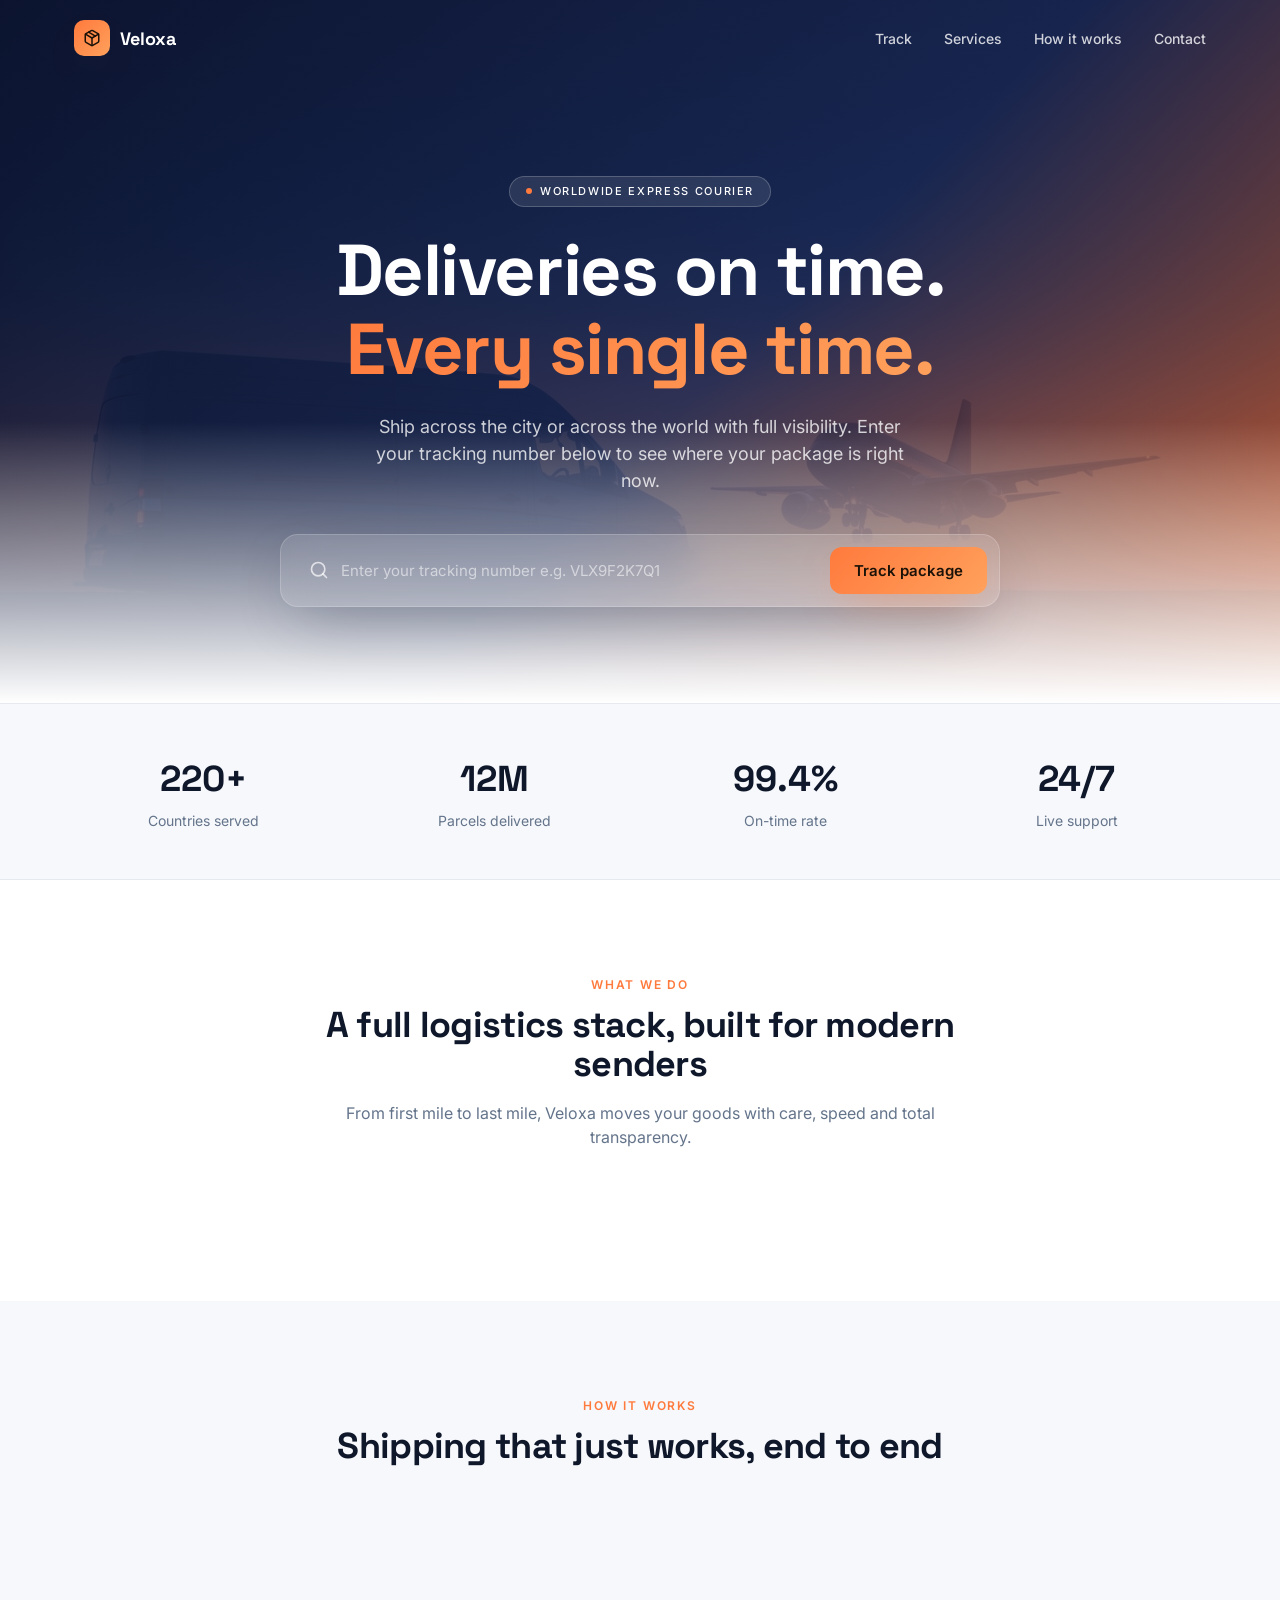
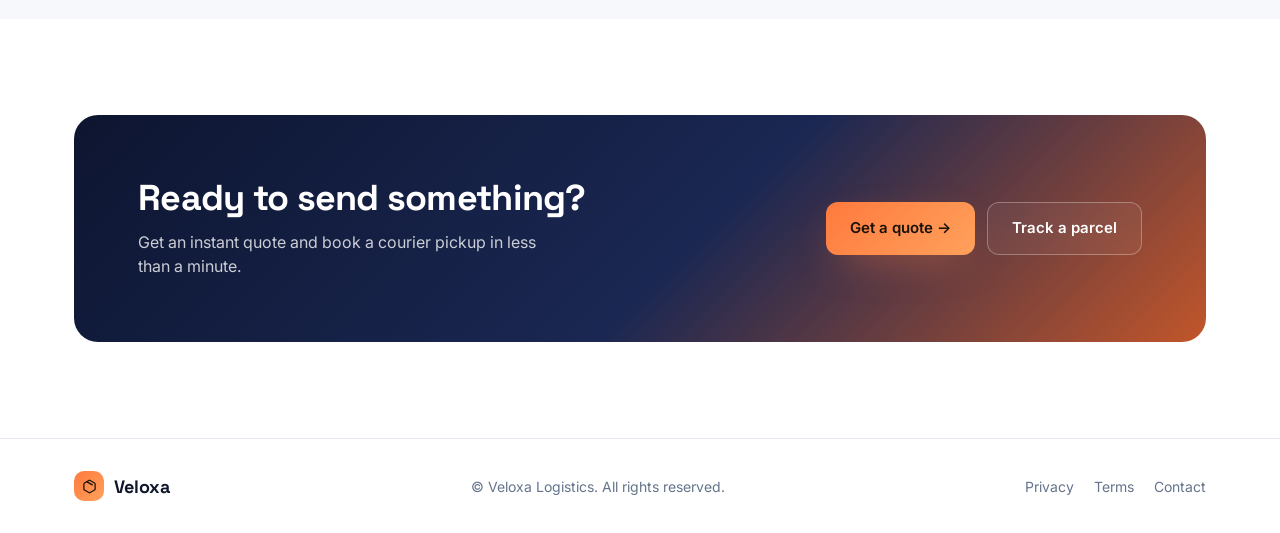
<file: index.html>
<!doctype html>
<html lang="en">
<head>
<meta charset="utf-8" />
<meta name="viewport" content="width=device-width, initial-scale=1" />
<title>Veloxa — Fast, reliable global courier & parcel tracking</title>
<meta name="description" content="Track your parcels in real time and ship worldwide with Veloxa — a modern courier service built for speed, reliability and visibility." />
<link rel="preconnect" href="https://fonts.googleapis.com" />
<link rel="preconnect" href="https://fonts.gstatic.com" crossorigin />
<link href="https://fonts.googleapis.com/css2?family=Inter:wght@400;500;600;700&family=Space+Grotesk:wght@500;600;700&display=swap" rel="stylesheet" />
<link rel="stylesheet" href="styles.css" />
</head>
<body>
<!-- HEADER -->
<header class="site-header">
  <div class="container nav">
    <a href="#" class="logo">
      <span class="logo-mark">
        <svg viewBox="0 0 24 24" fill="none" stroke="currentColor" stroke-width="2" stroke-linecap="round" stroke-linejoin="round"><path d="M16.5 9.4l-9-5.19"/><path d="M21 16V8a2 2 0 0 0-1-1.73l-7-4a2 2 0 0 0-2 0l-7 4A2 2 0 0 0 3 8v8a2 2 0 0 0 1 1.73l7 4a2 2 0 0 0 2 0l7-4A2 2 0 0 0 21 16z"/><path d="M3.27 6.96L12 12.01l8.73-5.05"/><path d="M12 22.08V12"/></svg>
      </span>
      <span>Veloxa</span>
    </a>
    <nav class="nav-links">
      <a href="#track">Track</a>
      <a href="#services">Services</a>
      <a href="#how">How it works</a>
      <a href="#contact">Contact</a>
    </nav>
  </div>
</header>

<!-- HERO -->
<section class="hero">
  <div class="hero-bg">
    <img src="hero-courier.jpg" alt="Courier van and cargo plane at sunset" />
    <div class="hero-overlay"></div>
    <div class="hero-fade"></div>
  </div>
  <div class="container hero-inner">
    <span class="badge">
      <span class="badge-dot"></span> Worldwide express courier
    </span>
    <h1>Deliveries on time.<br /><span class="grad-text">Every single time.</span></h1>
    <p class="hero-sub">Ship across the city or across the world with full visibility. Enter your tracking number below to see where your package is right now.</p>

    <form id="track" class="track-form" autocomplete="off">
      <div class="track-input">
        <svg viewBox="0 0 24 24" fill="none" stroke="currentColor" stroke-width="2" stroke-linecap="round" stroke-linejoin="round"><circle cx="11" cy="11" r="8"/><path d="M21 21l-4.3-4.3"/></svg>
        <input type="text" id="trackingInput" placeholder="Enter your tracking number e.g. VLX9F2K7Q1" maxlength="40" aria-label="Tracking number" />
      </div>
      <button type="submit" class="btn-accent" id="trackBtn">
        <span class="btn-label">Track package</span>
      </button>
    </form>
    <p class="error-msg" id="errorMsg" hidden></p>
    <div id="resultMount"></div>
  </div>
</section>

<!-- STATS -->
<section class="stats">
  <div class="container stats-grid">
    <div><p class="stat-v">220+</p><p class="stat-l">Countries served</p></div>
    <div><p class="stat-v">12M</p><p class="stat-l">Parcels delivered</p></div>
    <div><p class="stat-v">99.4%</p><p class="stat-l">On-time rate</p></div>
    <div><p class="stat-v">24/7</p><p class="stat-l">Live support</p></div>
  </div>
</section>

<!-- SERVICES -->
<section id="services" class="section">
  <div class="container">
    <div class="section-head">
      <p class="eyebrow">What we do</p>
      <h2>A full logistics stack, built for modern senders</h2>
      <p class="lead">From first mile to last mile, Veloxa moves your goods with care, speed and total transparency.</p>
    </div>
    <div class="service-grid" id="serviceGrid"></div>
  </div>
</section>

<!-- HOW -->
<section id="how" class="section section-alt">
  <div class="container">
    <div class="section-head">
      <p class="eyebrow">How it works</p>
      <h2>Shipping that just works, end to end</h2>
    </div>
    <div class="steps-grid" id="stepsGrid"></div>
  </div>
</section>

<!-- CTA -->
<section id="contact" class="section">
  <div class="container">
    <div class="cta-card">
      <div>
        <h2>Ready to send something?</h2>
        <p>Get an instant quote and book a courier pickup in less than a minute.</p>
      </div>
      <div class="cta-actions">
        <a href="#track" class="btn-accent">Get a quote →</a>
        <a href="#track" class="btn-ghost">Track a parcel</a>
      </div>
    </div>
  </div>
</section>

<!-- FOOTER -->
<footer class="site-footer">
  <div class="container footer-inner">
    <div class="logo">
      <span class="logo-mark logo-mark-sm">
        <svg viewBox="0 0 24 24" fill="none" stroke="currentColor" stroke-width="2" stroke-linecap="round" stroke-linejoin="round"><path d="M16.5 9.4l-9-5.19"/><path d="M21 16V8a2 2 0 0 0-1-1.73l-7-4a2 2 0 0 0-2 0l-7 4A2 2 0 0 0 3 8v8a2 2 0 0 0 1 1.73l7 4a2 2 0 0 0 2 0l7-4A2 2 0 0 0 21 16z"/></svg>
      </span>
      <span>Veloxa</span>
    </div>
    <p class="copy">© <span id="year"></span> Veloxa Logistics. All rights reserved.</p>
    <div class="footer-links">
      <a href="#">Privacy</a><a href="#">Terms</a><a href="#">Contact</a>
    </div>
  </div>
</footer>

<script type="module" src="script.js"></script>
</body>
</html>
</file>
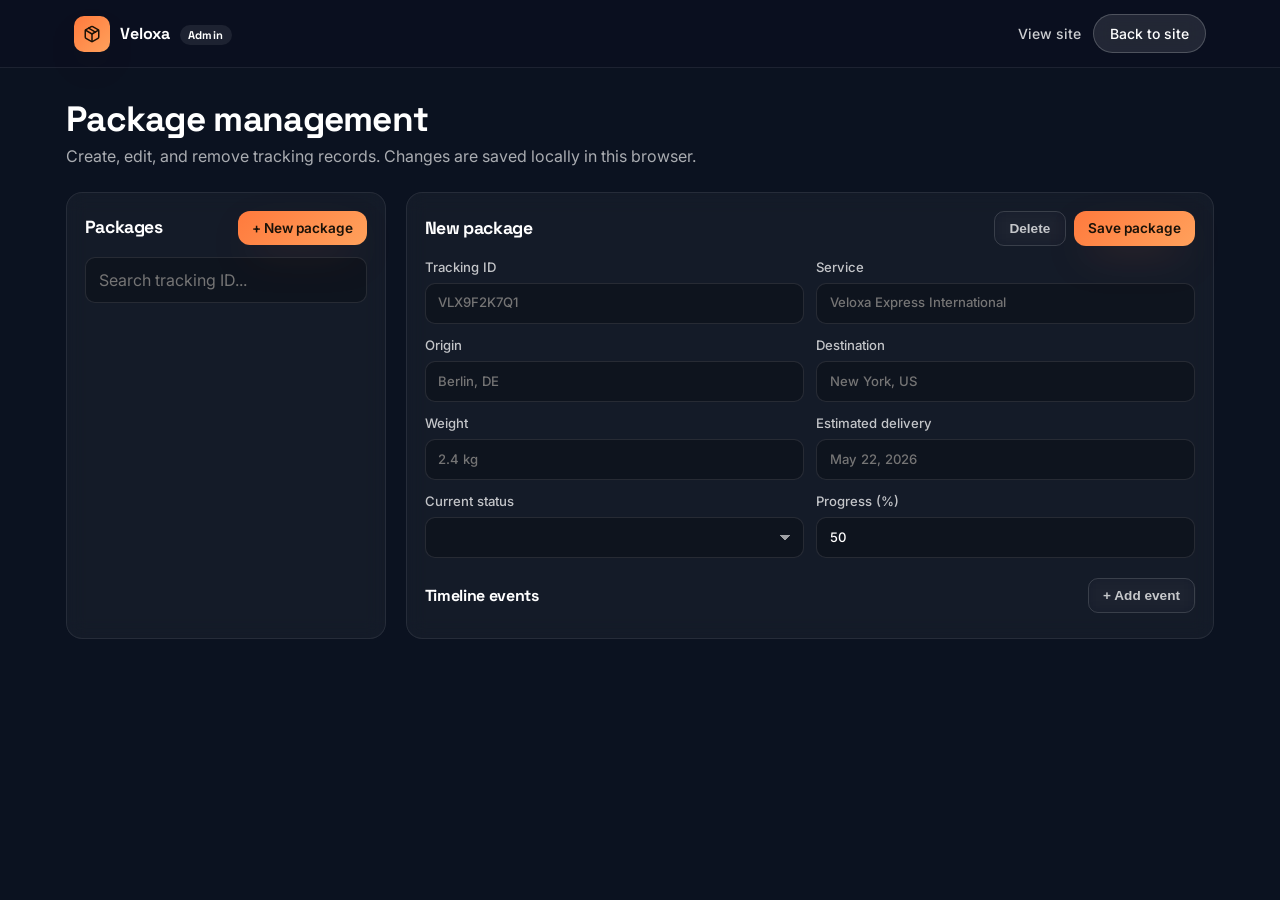
<file: admin.html>
<!doctype html>
<html lang="en">
<head>
<meta charset="utf-8" />
<meta name="viewport" content="width=device-width, initial-scale=1" />
<title>Veloxa Admin — Package Management</title>
<link rel="preconnect" href="https://fonts.googleapis.com" />
<link rel="preconnect" href="https://fonts.gstatic.com" crossorigin />
<link href="https://fonts.googleapis.com/css2?family=Inter:wght@400;500;600;700&family=Space+Grotesk:wght@500;600;700&display=swap" rel="stylesheet" />
<link rel="stylesheet" href="styles.css" />
<link rel="stylesheet" href="admin.css" />
</head>
<body class="admin-body">
<header class="site-header">
  <div class="container nav">
    <a href="index.html" class="logo">
      <span class="logo-mark">
        <svg viewBox="0 0 24 24" fill="none" stroke="currentColor" stroke-width="2" stroke-linecap="round" stroke-linejoin="round"><path d="M16.5 9.4l-9-5.19"/><path d="M21 16V8a2 2 0 0 0-1-1.73l-7-4a2 2 0 0 0-2 0l-7 4A2 2 0 0 0 3 8v8a2 2 0 0 0 1 1.73l7 4a2 2 0 0 0 2 0l7-4A2 2 0 0 0 21 16z"/><path d="M3.27 6.96L12 12.01l8.73-5.05"/><path d="M12 22.08V12"/></svg>
      </span>
      <span>Veloxa <span class="admin-tag">Admin</span></span>
    </a>
    <nav class="nav-links">
      <a href="index.html">View site</a>
    </nav>
    <a href="index.html" class="nav-cta">Back to site</a>
  </div>
</header>

<main class="admin-main container">
  <section class="admin-hero">
    <h1>Package management</h1>
    <p>Create, edit, and remove tracking records. Changes are saved locally in this browser.</p>
  </section>

  <div class="admin-grid">
    <!-- LIST -->
    <aside class="admin-panel">
      <div class="panel-head">
        <h2>Packages</h2>
        <button id="newBtn" class="btn-accent btn-sm"><span class="btn-label">+ New package</span></button>
      </div>
      <input id="searchInput" class="admin-input" type="text" placeholder="Search tracking ID..." />
      <ul id="pkgList" class="pkg-list"></ul>
      <p id="emptyList" class="muted-note" hidden>No packages yet. Create one to get started.</p>
    </aside>

    <!-- EDITOR -->
    <section class="admin-panel editor">
      <form id="pkgForm" class="pkg-form">
        <div class="form-head">
          <h2 id="formTitle">New package</h2>
          <div class="form-actions">
            <button type="button" id="deleteBtn" class="btn-ghost" hidden>Delete</button>
            <button type="submit" class="btn-accent btn-sm"><span class="btn-label">Save package</span></button>
          </div>
        </div>

        <div class="form-grid">
          <label>Tracking ID
            <input name="trackingId" required placeholder="VLX9F2K7Q1" />
          </label>
          <label>Service
            <input name="service" required placeholder="Veloxa Express International" />
          </label>
          <label>Origin
            <input name="origin" required placeholder="Berlin, DE" />
          </label>
          <label>Destination
            <input name="destination" required placeholder="New York, US" />
          </label>
          <label>Weight
            <input name="weight" required placeholder="2.4 kg" />
          </label>
          <label>Estimated delivery
            <input name="estimatedDelivery" required placeholder="May 22, 2026" />
          </label>
          <label>Current status
            <select name="currentStatus" id="currentStatusSelect" required></select>
          </label>
          <label>Progress (%)
            <input name="progress" type="number" min="0" max="100" required value="50" />
          </label>
        </div>

        <div class="events-head">
          <h3>Timeline events</h3>
          <button type="button" id="addEventBtn" class="btn-ghost btn-sm">+ Add event</button>
        </div>
        <div id="eventsList" class="events-list"></div>

        <p id="formMsg" class="form-msg" hidden></p>
      </form>
    </section>
  </div>
</main>

<script type="module" src="admin.js"></script>
</body>
</html>
</file>
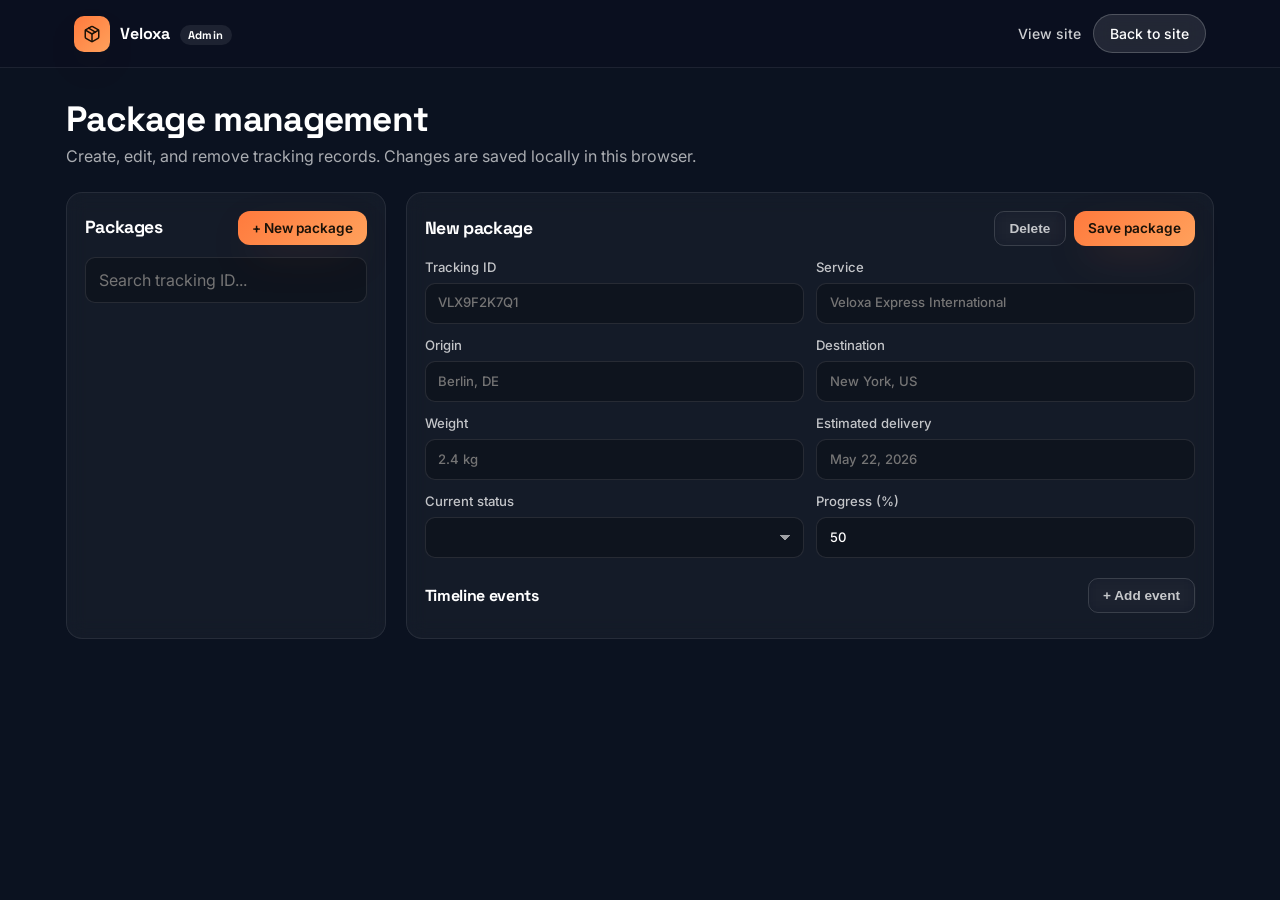
<file: adminveloxa.html>
<!doctype html>
<html lang="en">
<head>
<meta charset="utf-8" />
<meta name="viewport" content="width=device-width, initial-scale=1" />
<title>Veloxa Admin — Package Management</title>
<link rel="preconnect" href="https://fonts.googleapis.com" />
<link rel="preconnect" href="https://fonts.gstatic.com" crossorigin />
<link href="https://fonts.googleapis.com/css2?family=Inter:wght@400;500;600;700&family=Space+Grotesk:wght@500;600;700&display=swap" rel="stylesheet" />
<link rel="stylesheet" href="styles.css" />
<link rel="stylesheet" href="admin.css" />
</head>
<body class="admin-body">
<header class="site-header">
  <div class="container nav">
    <a href="index.html" class="logo">
      <span class="logo-mark">
        <svg viewBox="0 0 24 24" fill="none" stroke="currentColor" stroke-width="2" stroke-linecap="round" stroke-linejoin="round"><path d="M16.5 9.4l-9-5.19"/><path d="M21 16V8a2 2 0 0 0-1-1.73l-7-4a2 2 0 0 0-2 0l-7 4A2 2 0 0 0 3 8v8a2 2 0 0 0 1 1.73l7 4a2 2 0 0 0 2 0l7-4A2 2 0 0 0 21 16z"/><path d="M3.27 6.96L12 12.01l8.73-5.05"/><path d="M12 22.08V12"/></svg>
      </span>
      <span>Veloxa <span class="admin-tag">Admin</span></span>
    </a>
    <nav class="nav-links">
      <a href="index.html">View site</a>
    </nav>
    <a href="index.html" class="nav-cta">Back to site</a>
  </div>
</header>

<main class="admin-main container">
  <section class="admin-hero">
    <h1>Package management</h1>
    <p>Create, edit, and remove tracking records. Changes are saved locally in this browser.</p>
  </section>

  <div class="admin-grid">
    <!-- LIST -->
    <aside class="admin-panel">
      <div class="panel-head">
        <h2>Packages</h2>
        <button id="newBtn" class="btn-accent btn-sm"><span class="btn-label">+ New package</span></button>
      </div>
      <input id="searchInput" class="admin-input" type="text" placeholder="Search tracking ID..." />
      <ul id="pkgList" class="pkg-list"></ul>
      <p id="emptyList" class="muted-note" hidden>No packages yet. Create one to get started.</p>
    </aside>

    <!-- EDITOR -->
    <section class="admin-panel editor">
      <form id="pkgForm" class="pkg-form">
        <div class="form-head">
          <h2 id="formTitle">New package</h2>
          <div class="form-actions">
            <button type="button" id="deleteBtn" class="btn-ghost" hidden>Delete</button>
            <button type="submit" class="btn-accent btn-sm"><span class="btn-label">Save package</span></button>
          </div>
        </div>

        <div class="form-grid">
          <label>Tracking ID
            <input name="trackingId" required placeholder="VLX9F2K7Q1" />
          </label>
          <label>Service
            <input name="service" required placeholder="Veloxa Express International" />
          </label>
          <label>Origin
            <input name="origin" required placeholder="Berlin, DE" />
          </label>
          <label>Destination
            <input name="destination" required placeholder="New York, US" />
          </label>
          <label>Weight
            <input name="weight" required placeholder="2.4 kg" />
          </label>
          <label>Estimated delivery
            <input name="estimatedDelivery" required placeholder="May 22, 2026" />
          </label>
          <label>Current status
            <select name="currentStatus" id="currentStatusSelect" required></select>
          </label>
          <label>Progress (%)
            <input name="progress" type="number" min="0" max="100" required value="50" />
          </label>
        </div>

        <div class="events-head">
          <h3>Timeline events</h3>
          <button type="button" id="addEventBtn" class="btn-ghost btn-sm">+ Add event</button>
        </div>
        <div id="eventsList" class="events-list"></div>

        <p id="formMsg" class="form-msg" hidden></p>
      </form>
    </section>
  </div>
</main>

<script type="module" src="admin.js"></script>
</body>
</html>
</file>
<file: styles.css>
:root{
  --background:#ffffff;
  --foreground:#0f172a;
  --muted:#f5f7fa;
  --muted-fg:#64748b;
  --border:#e6e9ef;
  --card:#ffffff;
  --primary:#101a36;
  --primary-fg:#ffffff;
  --accent:#ff7a3d;
  --accent-2:#ffa15c;
  --accent-fg:#1a1208;
  --success:#16a34a;
  --gradient-hero:linear-gradient(135deg,#0d1530 0%,#1a2752 55%,#c2562a 100%);
  --gradient-accent:linear-gradient(135deg,#ff7a3d,#ffa15c);
  --shadow-elegant:0 20px 60px -20px rgba(16,26,54,.45);
  --shadow-accent:0 15px 40px -15px rgba(255,122,61,.55);
  --shadow-card:0 4px 24px -8px rgba(15,23,42,.12);
  --radius:14px;
  --font-sans:'Inter',system-ui,-apple-system,sans-serif;
  --font-display:'Space Grotesk',system-ui,sans-serif;
}
*{box-sizing:border-box;margin:0;padding:0}
html{scroll-behavior:smooth}
body{font-family:var(--font-sans);background:var(--background);color:var(--foreground);-webkit-font-smoothing:antialiased;line-height:1.5}
h1,h2,h3,h4{font-family:var(--font-display);letter-spacing:-.02em;line-height:1.1}
a{color:inherit;text-decoration:none}
img{max-width:100%;display:block}
.container{width:100%;max-width:1180px;margin:0 auto;padding:0 24px}

/* HEADER */
.site-header{position:absolute;inset:0 0 auto 0;z-index:20}
.nav{display:flex;align-items:center;justify-content:space-between;padding:20px 24px}
.logo{display:flex;align-items:center;gap:10px;color:#fff;font-family:var(--font-display);font-weight:700;font-size:18px}
.logo-mark{display:inline-flex;align-items:center;justify-content:center;width:36px;height:36px;border-radius:10px;background:var(--gradient-accent);color:var(--accent-fg);box-shadow:var(--shadow-accent)}
.logo-mark svg{width:18px;height:18px}
.logo-mark-sm{width:30px;height:30px}.logo-mark-sm svg{width:15px;height:15px}
.nav-links{display:none;gap:32px;font-size:14px;font-weight:500;color:rgba(255,255,255,.8)}
.nav-links a{transition:color .2s}
.nav-links a:hover{color:#fff}
.nav-cta{padding:8px 16px;border-radius:999px;background:rgba(255,255,255,.1);color:#fff;font-size:14px;font-weight:500;backdrop-filter:blur(10px);border:1px solid rgba(255,255,255,.2);transition:background .2s}
.nav-cta:hover{background:rgba(255,255,255,.2)}
@media(min-width:768px){.nav-links{display:flex}}

/* HERO */
.hero{position:relative;isolation:isolate;overflow:hidden;color:#fff}
.hero-bg{position:absolute;inset:0;z-index:-1}
.hero-bg img{width:100%;height:100%;object-fit:cover}
.hero-overlay{position:absolute;inset:0;background:var(--gradient-hero);opacity:.88}
.hero-fade{position:absolute;inset:0;background:linear-gradient(to bottom,transparent 60%,var(--background))}
.hero-inner{padding:144px 24px 96px;text-align:center}
@media(min-width:768px){.hero-inner{padding-top:176px}}
.badge{display:inline-flex;align-items:center;gap:8px;padding:6px 16px;border-radius:999px;border:1px solid rgba(255,255,255,.2);background:rgba(255,255,255,.1);font-size:11px;font-weight:500;letter-spacing:.15em;text-transform:uppercase;backdrop-filter:blur(8px)}
.badge-dot{width:6px;height:6px;border-radius:50%;background:var(--accent)}
.hero h1{margin-top:24px;font-size:clamp(2.25rem,7vw,4.5rem);font-weight:700}
.grad-text{background:var(--gradient-accent);-webkit-background-clip:text;background-clip:text;color:transparent}
.hero-sub{max-width:560px;margin:24px auto 0;font-size:clamp(1rem,2vw,1.125rem);color:rgba(255,255,255,.78)}

/* TRACK FORM */
.track-form{max-width:720px;margin:40px auto 0;display:flex;flex-direction:column;gap:12px;padding:12px;border-radius:18px;border:1px solid rgba(255,255,255,.18);background:rgba(255,255,255,.1);backdrop-filter:blur(18px);box-shadow:var(--shadow-elegant)}
.track-input{flex:1;display:flex;align-items:center;gap:12px;padding:0 16px}
.track-input svg{width:20px;height:20px;color:rgba(255,255,255,.7);flex-shrink:0}
.track-input input{flex:1;background:transparent;border:0;outline:none;padding:14px 0;color:#fff;font-size:15px;font-family:inherit;width:100%}
.track-input input::placeholder{color:rgba(255,255,255,.55)}
.btn-accent{display:inline-flex;align-items:center;justify-content:center;gap:8px;padding:14px 24px;border-radius:12px;border:0;background:var(--gradient-accent);color:var(--accent-fg);font-weight:600;font-size:15px;font-family:inherit;cursor:pointer;box-shadow:var(--shadow-accent);transition:filter .2s,transform .2s}
.btn-accent:hover{filter:brightness(1.08)}
.btn-accent:disabled{opacity:.7;cursor:wait}
.btn-ghost{display:inline-flex;align-items:center;justify-content:center;padding:14px 24px;border-radius:12px;border:1px solid rgba(255,255,255,.3);background:rgba(255,255,255,.05);color:#fff;font-weight:600;font-size:15px;backdrop-filter:blur(8px);transition:background .2s}
.btn-ghost:hover{background:rgba(255,255,255,.12)}
@media(min-width:640px){.track-form{flex-direction:row;align-items:center}}
.error-msg{margin-top:12px;max-width:720px;margin-left:auto;margin-right:auto;color:#ffd2b8;font-size:14px;text-align:left;padding:0 12px}
.spinner{width:16px;height:16px;border:2px solid currentColor;border-top-color:transparent;border-radius:50%;animation:spin .8s linear infinite}
@keyframes spin{to{transform:rotate(360deg)}}

/* TRACKING RESULT */
.result{max-width:720px;margin:32px auto 0;overflow:hidden;border-radius:18px;border:1px solid var(--border);background:var(--card);color:var(--foreground);box-shadow:var(--shadow-card);text-align:left;animation:fadeUp .5s ease}
@keyframes fadeUp{from{opacity:0;transform:translateY(16px)}to{opacity:1;transform:none}}
.result-head{display:flex;flex-direction:column;gap:16px;padding:24px;background:#f6f8fb;border-bottom:1px solid var(--border)}
@media(min-width:768px){.result-head{flex-direction:row;align-items:center;justify-content:space-between}}
.result-head .label{font-size:11px;font-weight:600;letter-spacing:.15em;text-transform:uppercase;color:var(--muted-fg)}
.result-head .id{margin-top:4px;font-family:var(--font-display);font-size:22px;font-weight:700}
.result-head .svc{margin-top:4px;font-size:14px;color:var(--muted-fg)}
.status-pill{display:inline-flex;align-items:center;gap:10px;padding:8px 16px;border-radius:999px;background:rgba(22,163,74,.13);color:var(--success);font-weight:600;font-size:14px;width:fit-content}
.pulse{position:relative;display:inline-flex;width:8px;height:8px}
.pulse::before{content:"";position:absolute;inset:0;border-radius:50%;background:var(--success);opacity:.7;animation:ping 1.5s cubic-bezier(0,0,.2,1) infinite}
.pulse::after{content:"";position:relative;display:inline-block;width:8px;height:8px;border-radius:50%;background:var(--success)}
@keyframes ping{75%,100%{transform:scale(2.2);opacity:0}}

.detail-grid{display:grid;grid-template-columns:repeat(2,1fr);gap:16px;padding:24px;border-bottom:1px solid var(--border)}
@media(min-width:768px){.detail-grid{grid-template-columns:repeat(4,1fr)}}
.detail .l{font-size:11px;font-weight:600;letter-spacing:.1em;text-transform:uppercase;color:var(--muted-fg)}
.detail .v{margin-top:4px;font-weight:600;color:var(--foreground)}

.progress-wrap{padding:24px 24px 0}
.progress-meta{display:flex;justify-content:space-between;font-size:12px;color:var(--muted-fg);margin-bottom:8px;font-weight:500}
.progress-bar{height:8px;border-radius:999px;background:var(--muted);overflow:hidden}
.progress-fill{height:100%;background:var(--gradient-accent);border-radius:999px;transition:width 1s ease;width:0}

.timeline-title{padding:24px 24px 16px;font-family:var(--font-display);font-size:18px;font-weight:600}
.timeline{position:relative;list-style:none;padding:0 24px 24px 48px;border-left:1px dashed var(--border);margin-left:30px}
.timeline li{position:relative;padding-bottom:24px}
.timeline li:last-child{padding-bottom:0}
.timeline .dot{position:absolute;left:-36px;top:0;width:28px;height:28px;border-radius:50%;display:flex;align-items:center;justify-content:center;background:var(--muted);color:var(--muted-fg);box-shadow:0 0 0 4px var(--card)}
.timeline .dot.done{background:var(--gradient-accent);color:var(--accent-fg)}
.timeline .dot svg{width:14px;height:14px}
.tl-row{display:flex;flex-direction:column;gap:4px}
@media(min-width:640px){.tl-row{flex-direction:row;align-items:baseline;justify-content:space-between;gap:16px}}
.tl-status{font-weight:600;color:var(--foreground)}
.tl-status.muted{color:var(--muted-fg)}
.tl-loc,.tl-time{font-size:13px;color:var(--muted-fg);display:flex;align-items:center;gap:6px}
.tl-loc svg,.tl-time svg{width:14px;height:14px}

/* STATS */
.stats{border-top:1px solid var(--border);border-bottom:1px solid var(--border);background:#f6f8fb}
.stats-grid{display:grid;grid-template-columns:repeat(2,1fr);gap:32px;padding:48px 24px}
@media(min-width:768px){.stats-grid{grid-template-columns:repeat(4,1fr)}}
.stats div{text-align:center}
.stat-v{font-family:var(--font-display);font-size:clamp(1.75rem,4vw,2.25rem);font-weight:700}
.stat-l{margin-top:4px;font-size:14px;color:var(--muted-fg)}

/* SECTIONS */
.section{padding:96px 0}
.section-alt{background:#f6f8fb}
.section-head{max-width:640px;margin:0 auto;text-align:center}
.eyebrow{font-size:12px;font-weight:600;letter-spacing:.15em;text-transform:uppercase;color:var(--accent)}
.section-head h2{margin-top:12px;font-size:clamp(1.75rem,4vw,2.25rem);font-weight:700}
.section-head .lead{margin-top:16px;color:var(--muted-fg)}

/* SERVICES */
.service-grid{margin-top:56px;display:grid;gap:24px;grid-template-columns:1fr}
@media(min-width:640px){.service-grid{grid-template-columns:repeat(2,1fr)}}
@media(min-width:1024px){.service-grid{grid-template-columns:repeat(3,1fr)}}
.service-card{padding:24px;border-radius:18px;border:1px solid var(--border);background:var(--card);transition:transform .25s,border-color .25s,box-shadow .25s}
.service-card:hover{transform:translateY(-4px);border-color:rgba(255,122,61,.4);box-shadow:var(--shadow-card)}
.service-icon{width:48px;height:48px;border-radius:12px;display:inline-flex;align-items:center;justify-content:center;background:var(--muted);color:var(--primary);transition:background .25s,color .25s}
.service-card:hover .service-icon{background:var(--gradient-accent);color:var(--accent-fg)}
.service-icon svg{width:20px;height:20px}
.service-card h3{margin-top:20px;font-size:18px;font-weight:600}
.service-card p{margin-top:8px;font-size:14px;color:var(--muted-fg);line-height:1.6}

/* STEPS */
.steps-grid{margin-top:56px;display:grid;gap:24px;grid-template-columns:1fr}
@media(min-width:640px){.steps-grid{grid-template-columns:repeat(2,1fr)}}
@media(min-width:1024px){.steps-grid{grid-template-columns:repeat(4,1fr)}}
.step-card{padding:24px;border-radius:18px;border:1px solid var(--border);background:var(--card)}
.step-n{font-family:var(--font-display);font-size:36px;font-weight:700;color:rgba(255,122,61,.35)}
.step-card h3{margin-top:8px;font-size:18px;font-weight:600}
.step-card p{margin-top:8px;font-size:14px;color:var(--muted-fg)}

/* CTA */
.cta-card{position:relative;overflow:hidden;padding:48px 32px;border-radius:24px;background:var(--gradient-hero);color:#fff;display:grid;gap:32px;align-items:center}
@media(min-width:768px){.cta-card{grid-template-columns:1fr auto;padding:64px}}
.cta-card h2{font-size:clamp(1.75rem,4vw,2.25rem);font-weight:700}
.cta-card p{margin-top:12px;color:rgba(255,255,255,.78);max-width:420px}
.cta-actions{display:flex;flex-direction:column;gap:12px}
@media(min-width:640px){.cta-actions{flex-direction:row}}

/* FOOTER */
.site-footer{border-top:1px solid var(--border);background:var(--background)}
.footer-inner{display:flex;flex-direction:column;align-items:center;gap:16px;padding:32px 24px;text-align:center}
@media(min-width:768px){.footer-inner{flex-direction:row;justify-content:space-between;text-align:left}}
.footer-inner .logo{color:var(--foreground)}
.copy{font-size:14px;color:var(--muted-fg)}
.footer-links{display:flex;gap:20px;font-size:14px;color:var(--muted-fg)}
.footer-links a:hover{color:var(--foreground)}
</file>
<file: admin.css>
.admin-body { background: var(--bg, #0b1220); min-height: 100vh; }
/* Admin header: solid, not overlaying like the hero version */
.admin-body .site-header {
  position: relative; inset: auto;
  background: rgba(10, 16, 32, .9);
  border-bottom: 1px solid rgba(255,255,255,.08);
  backdrop-filter: blur(12px);
}
.admin-body .nav { padding: 14px 24px; gap: 12px; flex-wrap: nowrap; }
.admin-body .logo { font-size: 16px; min-width: 0; flex: 1; }
.admin-body .logo > span:last-child {
  white-space: nowrap; overflow: hidden; text-overflow: ellipsis;
}
.admin-body .nav-cta { flex-shrink: 0; }
@media (max-width: 480px){
  .admin-body .nav { padding: 12px 16px; }
  .admin-body .logo { font-size: 15px; gap: 8px; }
  .admin-body .logo-mark { width: 32px; height: 32px; }
  .admin-body .logo-mark svg { width: 16px; height: 16px; }
  .admin-body .admin-tag { font-size: .65rem; padding: 2px 6px; margin-left: .25rem; }
  .admin-body .nav-cta { padding: 7px 12px; font-size: 13px; }
}
@media (max-width: 380px){
  .admin-body .nav-links { display: none; }
}
.admin-tag {
  display: inline-block; margin-left: .35rem; padding: 2px 8px;
  font-size: .7rem; border-radius: 999px;
  background: rgba(255,255,255,.08); color: #fff; letter-spacing: .04em;
}

/* Auth gate */
.auth-gate {
  position: fixed; inset: 0; z-index: 9999;
  display: flex; align-items: center; justify-content: center;
  background: rgba(6, 10, 22, .92); backdrop-filter: blur(8px);
  padding: 1rem;
}
.auth-card {
  width: 100%; max-width: 380px;
  background: rgba(20, 26, 44, .95);
  border: 1px solid rgba(255,255,255,.08);
  border-radius: 16px; padding: 1.75rem;
  display: flex; flex-direction: column; gap: .9rem;
  box-shadow: 0 20px 60px rgba(0,0,0,.5);
}
.auth-card h2 { font-family: 'Space Grotesk', sans-serif; color: #fff; margin: 0; font-size: 1.4rem; }
.auth-sub { color: rgba(255,255,255,.6); margin: 0 0 .25rem; font-size: .9rem; }
.auth-card label { display: flex; flex-direction: column; gap: .35rem; color: rgba(255,255,255,.8); font-size: .85rem; }
.auth-card input {
  background: rgba(255,255,255,.05);
  border: 1px solid rgba(255,255,255,.12);
  color: #fff; padding: .65rem .8rem; border-radius: 10px; font: inherit;
}
.auth-card input:focus { outline: none; border-color: rgba(120,160,255,.5); }
.auth-actions { display: flex; gap: .5rem; margin-top: .25rem; }
.auth-actions button { flex: 1; }

.admin-main { padding: 2rem 1rem 5rem; }
@media (max-width: 600px){
  .admin-main { padding: 1.5rem 16px 4rem; }
}
.admin-hero h1 { font-family: 'Space Grotesk', sans-serif; color: #fff; font-size: clamp(1.6rem, 4vw, 2.2rem); margin: 0 0 .35rem; }
.admin-hero p { color: rgba(255,255,255,.65); margin: 0 0 1.5rem; }

.admin-grid {
  display: grid; gap: 1.25rem;
  grid-template-columns: 320px 1fr;
}
@media (max-width: 880px) { .admin-grid { grid-template-columns: 1fr; } }

.admin-panel {
  background: rgba(255,255,255,.04);
  border: 1px solid rgba(255,255,255,.08);
  border-radius: 16px; padding: 1.1rem;
  backdrop-filter: blur(10px);
}
@media (max-width: 600px){ .admin-panel { padding: .9rem; border-radius: 12px; } }
.panel-head, .form-head {
  display: flex; align-items: center; justify-content: space-between;
  gap: .5rem; margin-bottom: .75rem; flex-wrap: wrap;
}
@media (max-width: 480px){
  .form-head { flex-direction: column; align-items: stretch; }
  .form-head .form-actions { width: 100%; }
  .form-head .form-actions .btn-accent,
  .form-head .form-actions .btn-ghost { flex: 1; }
}
.panel-head h2, .form-head h2 { color: #fff; margin: 0; font-size: 1.1rem; font-family: 'Space Grotesk', sans-serif; }
.form-actions { display: flex; gap: .5rem; }

.btn-sm { padding: .55rem .9rem; font-size: .85rem; }
.btn-ghost {
  background: transparent; color: rgba(255,255,255,.75);
  border: 1px solid rgba(255,255,255,.15); padding: .55rem .9rem;
  border-radius: 10px; cursor: pointer; font-weight: 600; font-size: .85rem;
  transition: all .2s;
}
.btn-ghost:hover { background: rgba(255,255,255,.06); color: #fff; }

.admin-input {
  width: 100%; padding: .65rem .85rem;
  background: rgba(0,0,0,.25); border: 1px solid rgba(255,255,255,.1);
  border-radius: 10px; color: #fff; font: inherit; outline: none;
  margin-bottom: .75rem;
}
.admin-input:focus { border-color: var(--accent, #f97316); }

.pkg-list { list-style: none; margin: 0; padding: 0; max-height: 60vh; overflow-y: auto; }
.pkg-list li {
  padding: .7rem .85rem; border-radius: 10px; cursor: pointer;
  color: rgba(255,255,255,.85); border: 1px solid transparent;
  transition: all .15s; margin-bottom: .35rem;
}
.pkg-list li:hover { background: rgba(255,255,255,.05); }
.pkg-list li.active { background: rgba(249,115,22,.15); border-color: rgba(249,115,22,.4); color: #fff; }
.pkg-list .pid { font-weight: 700; font-family: 'Space Grotesk', sans-serif; }
.pkg-list .psub { font-size: .8rem; color: rgba(255,255,255,.55); margin-top: 2px; }
.muted-note { color: rgba(255,255,255,.5); font-size: .9rem; text-align: center; padding: 1rem; }

.pkg-form .form-grid {
  display: grid; grid-template-columns: 1fr 1fr; gap: .75rem;
}
@media (max-width: 600px) { .pkg-form .form-grid { grid-template-columns: 1fr; } }
.pkg-form label {
  display: flex; flex-direction: column; gap: .35rem;
  color: rgba(255,255,255,.75); font-size: .82rem; font-weight: 500;
}
.pkg-form input {
  padding: .6rem .8rem; background: rgba(0,0,0,.25);
  border: 1px solid rgba(255,255,255,.1); border-radius: 10px;
  color: #fff; font: inherit; outline: none;
}
.pkg-form input:focus { border-color: var(--accent, #f97316); }

.events-head { display: flex; justify-content: space-between; align-items: center; margin: 1.25rem 0 .5rem; }
.events-head h3 { color: #fff; margin: 0; font-size: 1rem; font-family: 'Space Grotesk', sans-serif; }
.events-list { display: flex; flex-direction: column; gap: .55rem; }
.event-row {
  display: grid; grid-template-columns: 1fr 1fr 1fr auto auto; gap: .5rem;
  background: rgba(0,0,0,.2); padding: .55rem; border-radius: 10px;
  border: 1px solid rgba(255,255,255,.06);
  align-items: center;
}
@media (max-width: 700px) {
  .event-row {
    grid-template-columns: 1fr 1fr;
    grid-template-areas:
      "status status"
      "location time"
      "icon done"
      "rm rm";
  }
  .event-row > [data-k="status"]   { grid-area: status; }
  .event-row > [data-k="location"] { grid-area: location; }
  .event-row > [data-k="event_time"] { grid-area: time; }
  .event-row > [data-k="icon"]     { grid-area: icon; }
  .event-row > .done-toggle        { grid-area: done; }
  .event-row > .rm                 { grid-area: rm; justify-self: end; }
}
.event-row input,
.event-row select { width: 100%; min-width: 0; padding: .5rem .65rem; background: rgba(0,0,0,.3); border: 1px solid rgba(255,255,255,.08); border-radius: 8px; color: #fff; font: inherit; font-size: .85rem; outline: none; }
.event-row .done-toggle { display: flex; align-items: center; gap: .35rem; color: rgba(255,255,255,.7); font-size: .8rem; }
.event-row .rm { background: transparent; border: none; color: rgba(255,100,100,.8); cursor: pointer; font-size: 1.2rem; padding: 0 .5rem; }
.event-row .rm:hover { color: #ff6464; }

/* Native selects */
select.admin-input,
.pkg-form select {
  width: 100%; padding: .6rem .8rem; background: rgba(0,0,0,.25);
  border: 1px solid rgba(255,255,255,.1); border-radius: 10px;
  color: #fff; font: inherit; outline: none;
  appearance: none;
  background-image: linear-gradient(45deg, transparent 50%, rgba(255,255,255,.6) 50%),
                    linear-gradient(135deg, rgba(255,255,255,.6) 50%, transparent 50%);
  background-position: calc(100% - 18px) 50%, calc(100% - 12px) 50%;
  background-size: 6px 6px, 6px 6px;
  background-repeat: no-repeat;
  padding-right: 2rem;
}
.pkg-form select option { background: #0b1220; color: #fff; }
.event-row select option { background: #0b1220; color: #fff; }

.form-msg { margin-top: 1rem; padding: .7rem .9rem; border-radius: 10px; background: rgba(34,197,94,.15); color: #86efac; border: 1px solid rgba(34,197,94,.3); }
.form-msg.error { background: rgba(239,68,68,.15); color: #fca5a5; border-color: rgba(239,68,68,.3); }
</file>
